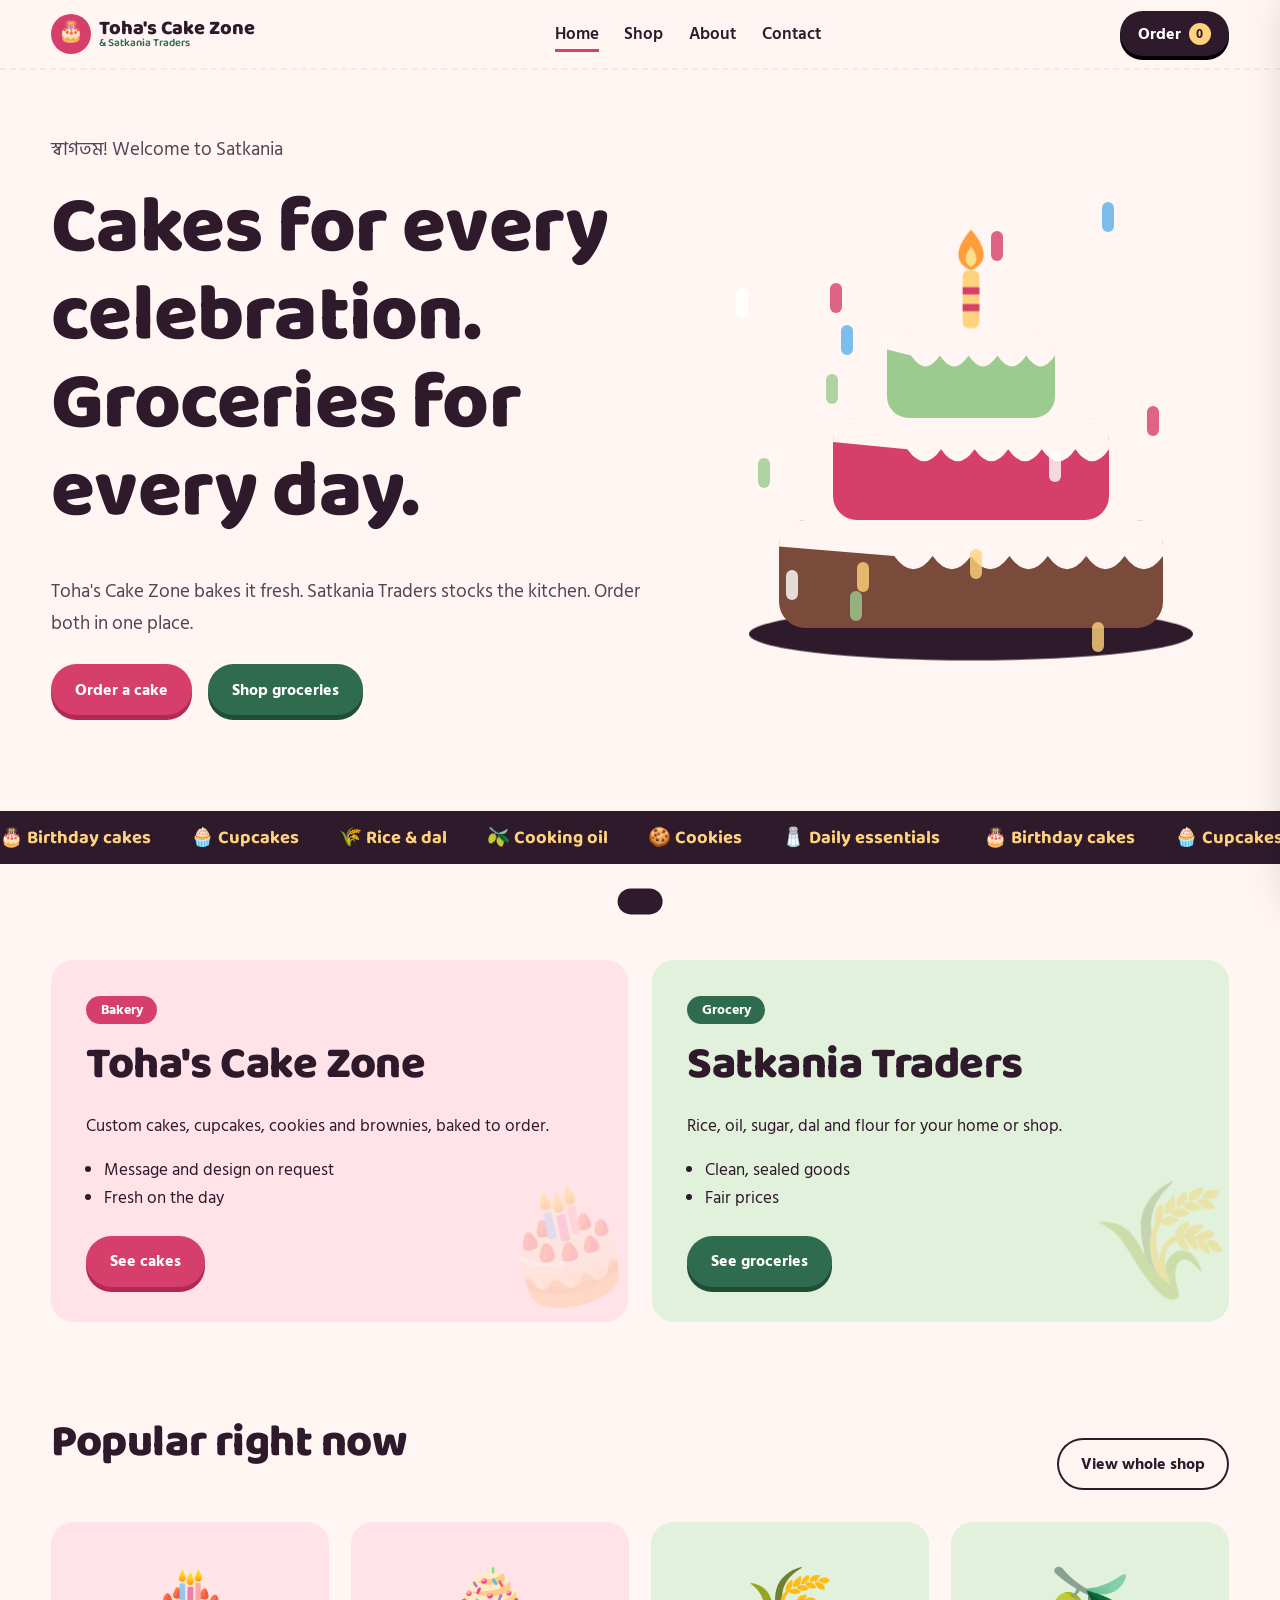
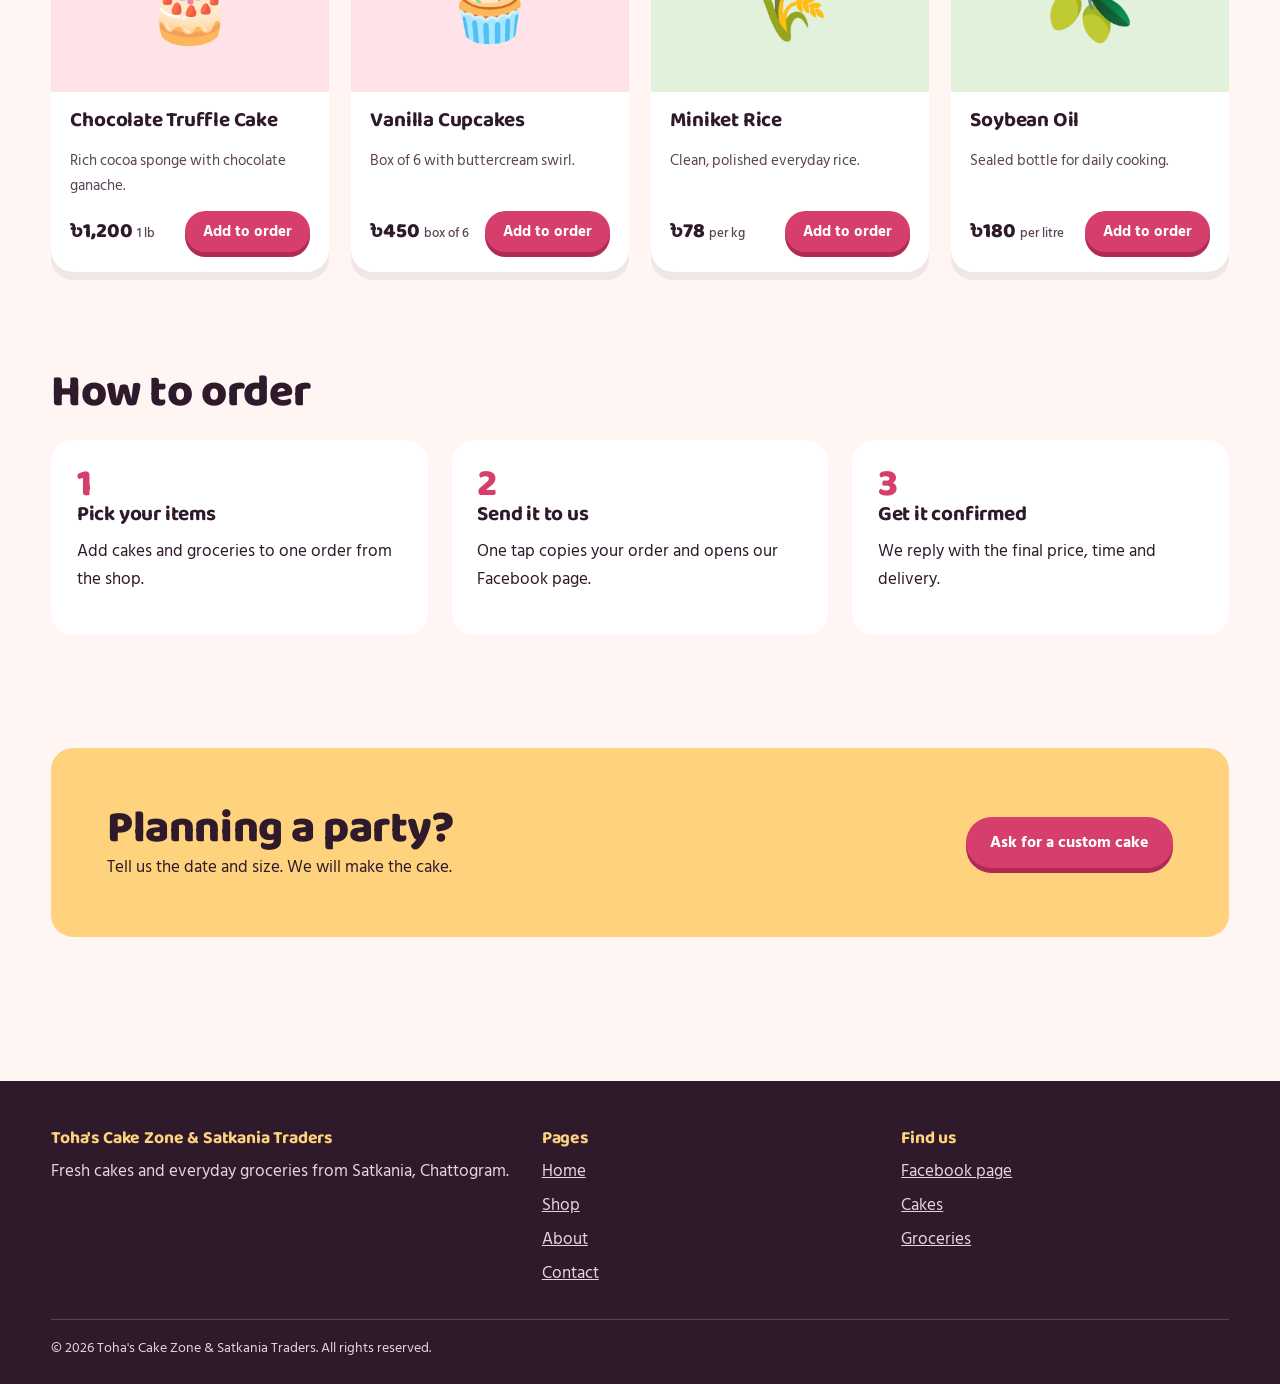
<file: index.html>
<!DOCTYPE html>
<html lang="en">
<head>
<meta charset="utf-8">
<meta name="viewport" content="width=device-width, initial-scale=1">
<title>Toha's Cake Zone & Satkania Traders | Fresh cakes and daily groceries</title>
<meta name="description" content="Fresh cakes from Toha's Cake Zone and everyday groceries from Satkania Traders, Chattogram.">
<link rel="preconnect" href="https://fonts.googleapis.com">
<link rel="preconnect" href="https://fonts.gstatic.com" crossorigin>
<link href="https://fonts.googleapis.com/css2?family=Baloo+2:wght@600;700;800&family=Hind+Siliguri:wght@400;500;600;700&display=swap" rel="stylesheet">
<link rel="stylesheet" href="assets/cs/style.css">
<link rel="stylesheet" href="assets/cs/responsive.css">
</head>
<body>
<header class="site-header"><div class="wrap nav">
  <a class="logo" href="index.html"><span class="logo-mark" aria-hidden="true">🎂</span><span>Toha's Cake Zone<small>& Satkania Traders</small></span></a>
  <ul class="nav-links" id="nav-links">
    <li><a href="index.html" aria-current="page">Home</a></li><li><a href="shop.html">Shop</a></li><li><a href="about.html">About</a></li><li><a href="contact.html">Contact</a></li>
  </ul>
  <div class="nav-actions">
    <a class="btn cart-btn" href="shop.html" data-open-cart>Order <span class="cart-count" aria-label="items in order">0</span></a>
    <button class="menu-btn" aria-label="Menu" aria-expanded="false" aria-controls="nav-links">☰</button>
  </div>
</div></header>

<main>
<section class="hero"><div class="wrap hero-grid">
  <div>
    <p class="lead">স্বাগতম! Welcome to Satkania</p>
    <h1><span>Cakes for every</span><span>celebration.</span><span>Groceries for every day.</span></h1>
    <p class="lead">Toha's Cake Zone bakes it fresh. Satkania Traders stocks the kitchen. Order both in one place.</p>
    <div class="hero-cta"><a class="btn" href="shop.html#cake">Order a cake</a><a class="btn green" href="shop.html#traders">Shop groceries</a></div>
  </div>
  <div class="cake-stage" role="img" aria-label="Animated three-tier cake with a candle">
<svg viewBox="0 0 400 420">
  <ellipse class="plate" cx="200" cy="385" rx="185" ry="22" fill="#2e1a2b" opacity=".12"/>
  <g class="tier t1"><rect x="40" y="290" width="320" height="90" rx="22" fill="#7a4a3a"/>
    <path d="M40 312q0-22 22-22h276q22 0 22 22v8q-16 22-32 0-16 22-32 0-16 22-32 0-16 22-32 0-16 22-32 0-16 22-32 0-16 22-32 0z" fill="#fff6f3"/></g>
  <g class="tier t2"><rect x="85" y="205" width="230" height="85" rx="20" fill="#d63f6c"/>
    <path d="M85 225q0-20 20-20h190q20 0 20 20v6q-14 20-28 0-14 20-28 0-14 20-28 0-14 20-28 0-14 20-28 0-14 20-28 0z" fill="#fff6f3"/></g>
  <g class="tier t3"><rect x="130" y="130" width="140" height="75" rx="18" fill="#9ccb8f"/>
    <path d="M130 148q0-18 18-18h104q18 0 18 18v5q-12 18-24 0-12 18-24 0-12 18-24 0-12 18-24 0-12 18-24 0z" fill="#fff6f3"/></g>
  <g class="topper"><rect x="193" y="82" width="14" height="48" rx="5" fill="#ffd27d"/>
    <rect x="193" y="96" width="14" height="6" fill="#d63f6c"/><rect x="193" y="110" width="14" height="6" fill="#d63f6c"/>
    <path class="flame" d="M200 48c14 16 14 28 0 34-14-6-14-18 0-34z" fill="#ff9d3c"/>
    <path class="flame" d="M200 62c6 8 6 14 0 17-6-3-6-9 0-17z" fill="#ffe08a"/></g>
</svg></div>
</div></section>

<div class="marquee" aria-hidden="true"><div class="marquee-track">
  <span>🎂 Birthday cakes</span><span>🧁 Cupcakes</span><span>🌾 Rice & dal</span><span>🫒 Cooking oil</span><span>🍪 Cookies</span><span>🧂 Daily essentials</span>
  <span>🎂 Birthday cakes</span><span>🧁 Cupcakes</span><span>🌾 Rice & dal</span><span>🫒 Cooking oil</span><span>🍪 Cookies</span><span>🧂 Daily essentials</span>
</div></div>

<section class="section"><div class="wrap">
  <div class="brands">
    <article class="brand-card cake reveal"><span class="big-emoji" aria-hidden="true">🎂</span>
      <span class="tag">Bakery</span><h2>Toha's Cake Zone</h2>
      <p>Custom cakes, cupcakes, cookies and brownies, baked to order.</p>
      <ul class="ticks"><li>Message and design on request</li><li>Fresh on the day</li></ul>
      <a class="btn" href="shop.html#cake">See cakes</a></article>
    <article class="brand-card traders reveal"><span class="big-emoji" aria-hidden="true">🌾</span>
      <span class="tag">Grocery</span><h2>Satkania Traders</h2>
      <p>Rice, oil, sugar, dal and flour for your home or shop.</p>
      <ul class="ticks"><li>Clean, sealed goods</li><li>Fair prices</li></ul>
      <a class="btn green" href="shop.html#traders">See groceries</a></article>
  </div>
</div></section>

<section class="section" style="padding-top:0"><div class="wrap">
  <div class="section-head"><h2>Popular right now</h2><a class="btn ghost" href="shop.html">View whole shop</a></div>
  <div class="product-grid" id="featured-grid"></div>
</div></section>

<section class="section" style="padding-top:0"><div class="wrap">
  <h2>How to order</h2>
  <ol class="steps">
    <li class="reveal"><h3>Pick your items</h3><p>Add cakes and groceries to one order from the shop.</p></li>
    <li class="reveal"><h3>Send it to us</h3><p>One tap copies your order and opens our Facebook page.</p></li>
    <li class="reveal"><h3>Get it confirmed</h3><p>We reply with the final price, time and delivery.</p></li>
  </ol>
</div></section>

<section class="section" style="padding-top:0"><div class="wrap"><div class="band reveal">
  <div><h2 style="margin:0">Planning a party?</h2><p style="margin:0">Tell us the date and size. We will make the cake.</p></div>
  <a class="btn" href="contact.html">Ask for a custom cake</a>
</div></div></section>
</main>
<footer class="site-footer"><div class="wrap">
  <div class="footer-grid">
    <div><h3>Toha's Cake Zone & Satkania Traders</h3><p>Fresh cakes and everyday groceries from Satkania, Chattogram.</p></div>
    <div><h3>Pages</h3><ul><li><a href="index.html">Home</a></li><li><a href="shop.html">Shop</a></li><li><a href="about.html">About</a></li><li><a href="contact.html">Contact</a></li></ul></div>
    <div><h3>Find us</h3><ul><li><a href="https://www.facebook.com/profile.php?id=61562022416678" target="_blank" rel="noopener">Facebook page</a></li><li><a href="shop.html#cake">Cakes</a></li><li><a href="shop.html#traders">Groceries</a></li></ul></div>
  </div>
  <div class="copy">© 2026 Toha's Cake Zone & Satkania Traders. All rights reserved.</div>
</div></footer>
<script src="assets/js/app.js"></script>
</body>
</html>
</file>
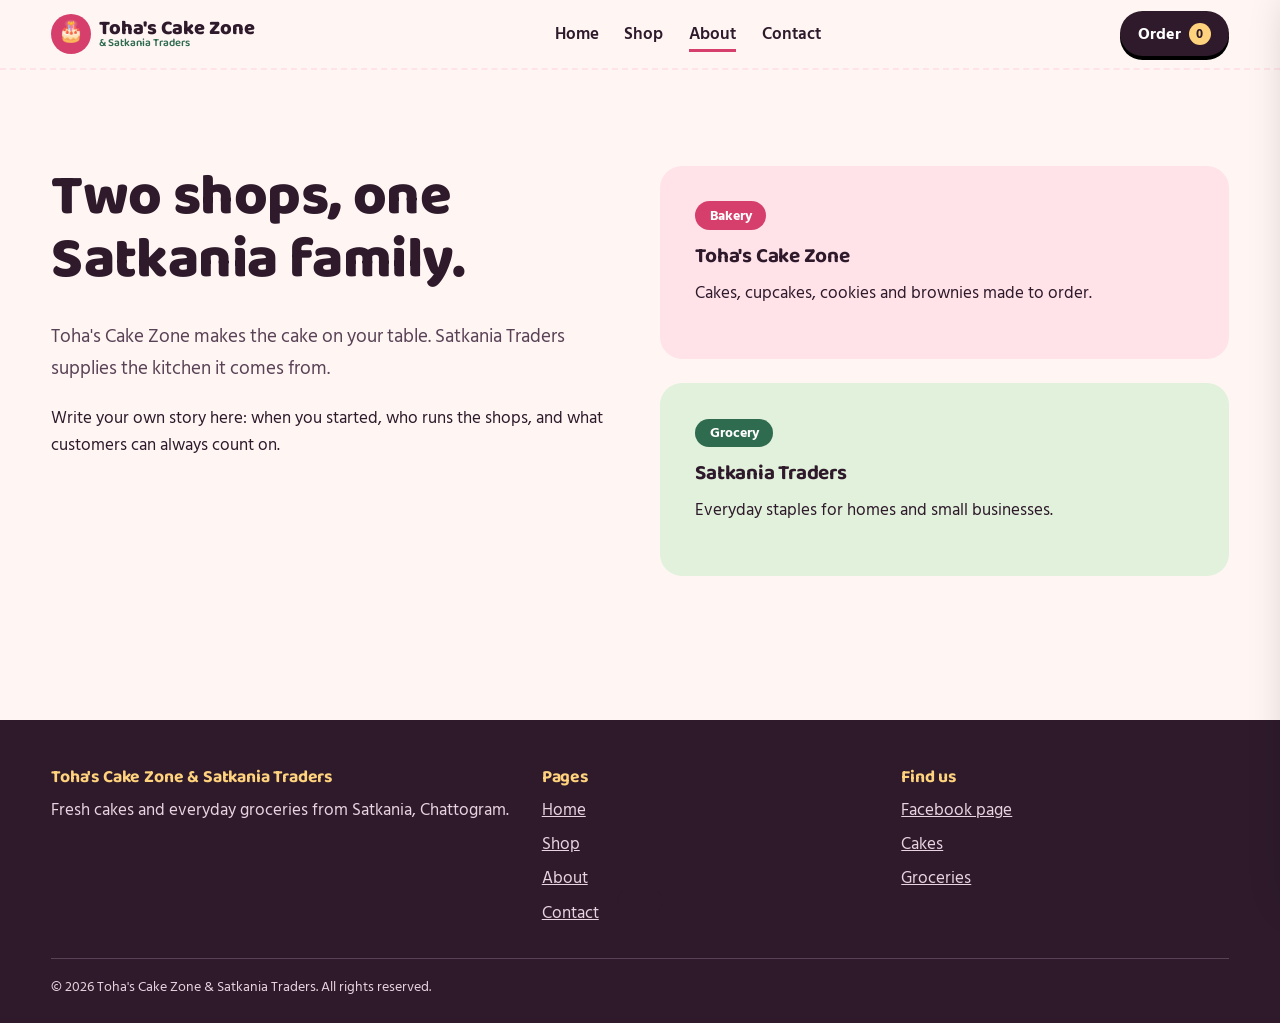
<file: about.html>
<!DOCTYPE html>
<html lang="en">
<head>
<meta charset="utf-8">
<meta name="viewport" content="width=device-width, initial-scale=1">
<title>About | Toha's Cake Zone & Satkania Traders</title>
<meta name="description" content="Two local businesses from Satkania, Chattogram.">
<link rel="preconnect" href="https://fonts.googleapis.com">
<link rel="preconnect" href="https://fonts.gstatic.com" crossorigin>
<link href="https://fonts.googleapis.com/css2?family=Baloo+2:wght@600;700;800&family=Hind+Siliguri:wght@400;500;600;700&display=swap" rel="stylesheet">
<link rel="stylesheet" href="assets/cs/style.css">
<link rel="stylesheet" href="assets/cs/responsive.css">
</head>
<body>
<header class="site-header"><div class="wrap nav">
  <a class="logo" href="index.html"><span class="logo-mark" aria-hidden="true">🎂</span><span>Toha's Cake Zone<small>& Satkania Traders</small></span></a>
  <ul class="nav-links" id="nav-links">
    <li><a href="index.html">Home</a></li><li><a href="shop.html">Shop</a></li><li><a href="about.html" aria-current="page">About</a></li><li><a href="contact.html">Contact</a></li>
  </ul>
  <div class="nav-actions">
    <a class="btn cart-btn" href="shop.html" data-open-cart>Order <span class="cart-count" aria-label="items in order">0</span></a>
    <button class="menu-btn" aria-label="Menu" aria-expanded="false" aria-controls="nav-links">☰</button>
  </div>
</div></header>

<main>
<section class="section"><div class="wrap two-col">
  <div><h1 style="font-size:clamp(2.2rem,5vw,3.6rem)">Two shops, one Satkania family.</h1>
    <p class="lead">Toha's Cake Zone makes the cake on your table. Satkania Traders supplies the kitchen it comes from.</p>
    <p>Write your own story here: when you started, who runs the shops, and what customers can always count on.</p></div>
  <div class="brands" style="grid-template-columns:1fr">
    <article class="brand-card cake"><span class="tag">Bakery</span><h3>Toha's Cake Zone</h3><p>Cakes, cupcakes, cookies and brownies made to order.</p></article>
    <article class="brand-card traders"><span class="tag">Grocery</span><h3>Satkania Traders</h3><p>Everyday staples for homes and small businesses.</p></article>
  </div>
</div></section>
</main>
<footer class="site-footer"><div class="wrap">
  <div class="footer-grid">
    <div><h3>Toha's Cake Zone & Satkania Traders</h3><p>Fresh cakes and everyday groceries from Satkania, Chattogram.</p></div>
    <div><h3>Pages</h3><ul><li><a href="index.html">Home</a></li><li><a href="shop.html">Shop</a></li><li><a href="about.html">About</a></li><li><a href="contact.html">Contact</a></li></ul></div>
    <div><h3>Find us</h3><ul><li><a href="https://www.facebook.com/profile.php?id=61562022416678" target="_blank" rel="noopener">Facebook page</a></li><li><a href="shop.html#cake">Cakes</a></li><li><a href="shop.html#traders">Groceries</a></li></ul></div>
  </div>
  <div class="copy">© 2026 Toha's Cake Zone & Satkania Traders. All rights reserved.</div>
</div></footer>
<script src="assets/js/app.js"></script>
</body>
</html>
</file>
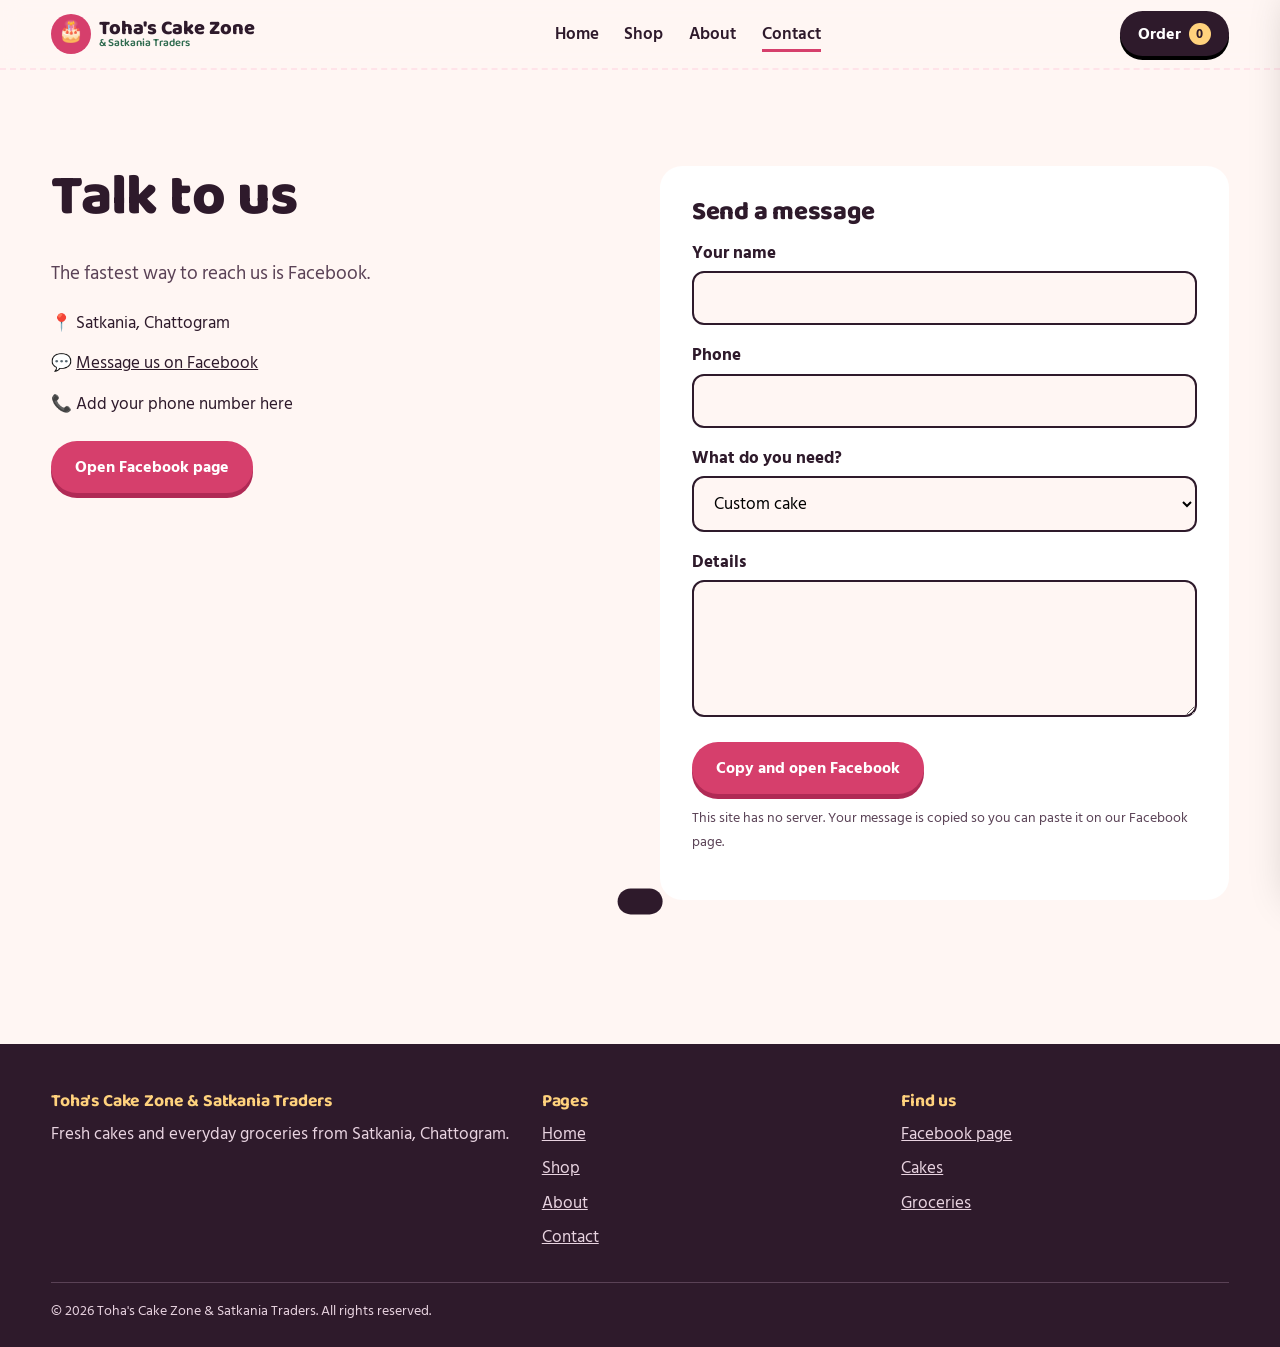
<file: contact.html>
<!DOCTYPE html>
<html lang="en">
<head>
<meta charset="utf-8">
<meta name="viewport" content="width=device-width, initial-scale=1">
<title>Contact | Toha's Cake Zone & Satkania Traders</title>
<meta name="description" content="Message us for custom cakes and bulk grocery orders.">
<link rel="preconnect" href="https://fonts.googleapis.com">
<link rel="preconnect" href="https://fonts.gstatic.com" crossorigin>
<link href="https://fonts.googleapis.com/css2?family=Baloo+2:wght@600;700;800&family=Hind+Siliguri:wght@400;500;600;700&display=swap" rel="stylesheet">
<link rel="stylesheet" href="assets/cs/style.css">
<link rel="stylesheet" href="assets/cs/responsive.css">
</head>
<body>
<header class="site-header"><div class="wrap nav">
  <a class="logo" href="index.html"><span class="logo-mark" aria-hidden="true">🎂</span><span>Toha's Cake Zone<small>& Satkania Traders</small></span></a>
  <ul class="nav-links" id="nav-links">
    <li><a href="index.html">Home</a></li><li><a href="shop.html">Shop</a></li><li><a href="about.html">About</a></li><li><a href="contact.html" aria-current="page">Contact</a></li>
  </ul>
  <div class="nav-actions">
    <a class="btn cart-btn" href="shop.html" data-open-cart>Order <span class="cart-count" aria-label="items in order">0</span></a>
    <button class="menu-btn" aria-label="Menu" aria-expanded="false" aria-controls="nav-links">☰</button>
  </div>
</div></header>

<main>
<section class="section"><div class="wrap two-col">
  <div><h1 style="font-size:clamp(2.2rem,5vw,3.6rem)">Talk to us</h1>
    <p class="lead">The fastest way to reach us is Facebook.</p>
    <ul class="contact-list">
      <li>📍 Satkania, Chattogram</li>
      <li>💬 <a href="https://www.facebook.com/profile.php?id=61562022416678" target="_blank" rel="noopener">Message us on Facebook</a></li>
      <li>📞 Add your phone number here</li>
    </ul>
    <a class="btn" href="https://www.facebook.com/profile.php?id=61562022416678" target="_blank" rel="noopener">Open Facebook page</a></div>
  <form class="panel" id="contact-form">
    <h2 style="font-size:1.6rem">Send a message</h2>
    <label for="name">Your name</label><input id="name" name="name" required>
    <label for="phone">Phone</label><input id="phone" name="phone" type="tel" required>
    <label for="topic">What do you need?</label>
    <select id="topic" name="topic"><option>Custom cake</option><option>Grocery order</option><option>Bulk order</option><option>Other</option></select>
    <label for="message">Details</label><textarea id="message" name="message" rows="4" required></textarea>
    <button class="btn" type="submit">Copy and open Facebook</button>
    <p class="note" style="margin-top:.8rem">This site has no server. Your message is copied so you can paste it on our Facebook page.</p>
  </form>
</div></section>
</main>
<footer class="site-footer"><div class="wrap">
  <div class="footer-grid">
    <div><h3>Toha's Cake Zone & Satkania Traders</h3><p>Fresh cakes and everyday groceries from Satkania, Chattogram.</p></div>
    <div><h3>Pages</h3><ul><li><a href="index.html">Home</a></li><li><a href="shop.html">Shop</a></li><li><a href="about.html">About</a></li><li><a href="contact.html">Contact</a></li></ul></div>
    <div><h3>Find us</h3><ul><li><a href="https://www.facebook.com/profile.php?id=61562022416678" target="_blank" rel="noopener">Facebook page</a></li><li><a href="shop.html#cake">Cakes</a></li><li><a href="shop.html#traders">Groceries</a></li></ul></div>
  </div>
  <div class="copy">© 2026 Toha's Cake Zone & Satkania Traders. All rights reserved.</div>
</div></footer>
<script src="assets/js/app.js"></script>
</body>
</html>
</file>
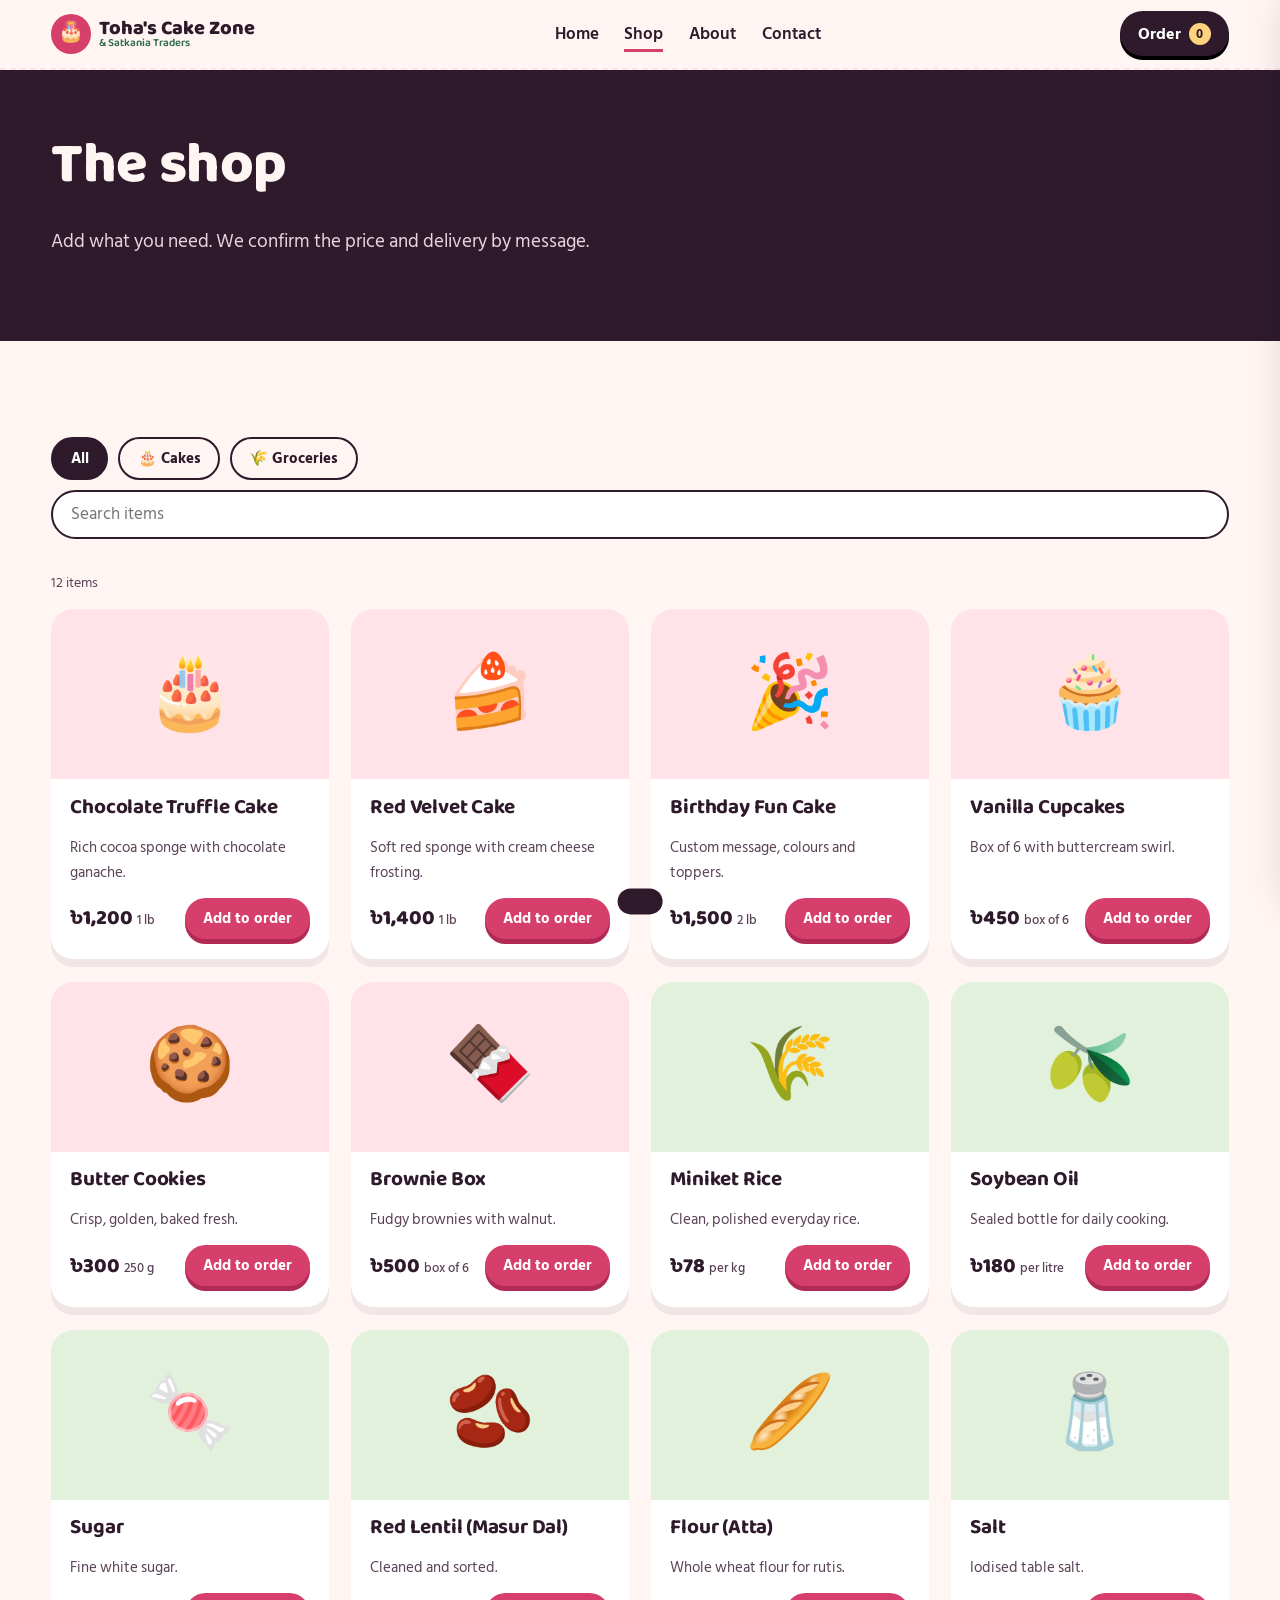
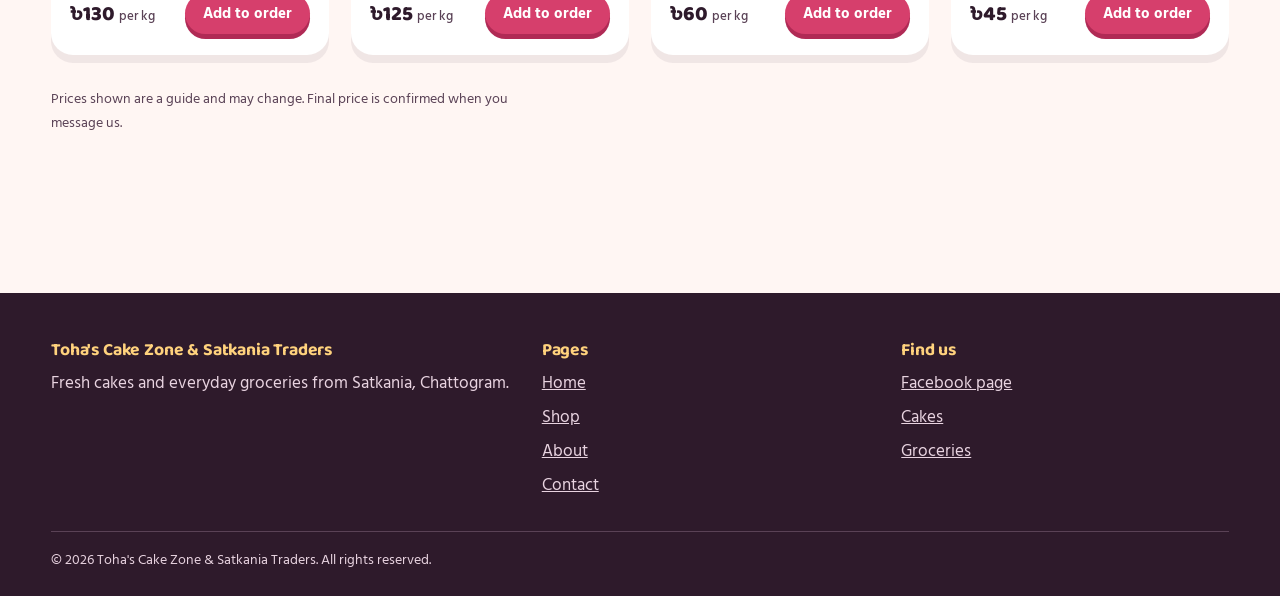
<file: shop.html>
<!DOCTYPE html>
<html lang="en">
<head>
<meta charset="utf-8">
<meta name="viewport" content="width=device-width, initial-scale=1">
<title>Shop | Toha's Cake Zone & Satkania Traders</title>
<meta name="description" content="Browse cakes and groceries and send your order on Facebook.">
<link rel="preconnect" href="https://fonts.googleapis.com">
<link rel="preconnect" href="https://fonts.gstatic.com" crossorigin>
<link href="https://fonts.googleapis.com/css2?family=Baloo+2:wght@600;700;800&family=Hind+Siliguri:wght@400;500;600;700&display=swap" rel="stylesheet">
<link rel="stylesheet" href="assets/cs/style.css">
<link rel="stylesheet" href="assets/cs/responsive.css">
</head>
<body>
<header class="site-header"><div class="wrap nav">
  <a class="logo" href="index.html"><span class="logo-mark" aria-hidden="true">🎂</span><span>Toha's Cake Zone<small>& Satkania Traders</small></span></a>
  <ul class="nav-links" id="nav-links">
    <li><a href="index.html">Home</a></li><li><a href="shop.html" aria-current="page">Shop</a></li><li><a href="about.html">About</a></li><li><a href="contact.html">Contact</a></li>
  </ul>
  <div class="nav-actions">
    <a class="btn cart-btn" href="shop.html" data-open-cart>Order <span class="cart-count" aria-label="items in order">0</span></a>
    <button class="menu-btn" aria-label="Menu" aria-expanded="false" aria-controls="nav-links">☰</button>
  </div>
</div></header>

<main>
<section class="shop-hero"><div class="wrap">
  <h1 style="font-size:clamp(2.2rem,5vw,3.6rem)">The shop</h1>
  <p class="lead">Add what you need. We confirm the price and delivery by message.</p>
</div></section>
<section class="section"><div class="wrap">
  <div class="filters" role="group" aria-label="Filter by shop">
    <button class="chip" data-brand="all" aria-pressed="true">All</button>
    <button class="chip" data-brand="cake" aria-pressed="false">🎂 Cakes</button>
    <button class="chip" data-brand="traders" aria-pressed="false">🌾 Groceries</button>
    <input id="search" class="search" type="search" placeholder="Search items" aria-label="Search items" style="margin-bottom:0">
  </div>
  <p class="note" id="result-count" aria-live="polite"></p>
  <div class="product-grid" id="shop-grid"></div>
  <p class="note" style="margin-top:2rem">Prices shown are a guide and may change. Final price is confirmed when you message us.</p>
</div></section>
</main>
<footer class="site-footer"><div class="wrap">
  <div class="footer-grid">
    <div><h3>Toha's Cake Zone & Satkania Traders</h3><p>Fresh cakes and everyday groceries from Satkania, Chattogram.</p></div>
    <div><h3>Pages</h3><ul><li><a href="index.html">Home</a></li><li><a href="shop.html">Shop</a></li><li><a href="about.html">About</a></li><li><a href="contact.html">Contact</a></li></ul></div>
    <div><h3>Find us</h3><ul><li><a href="https://www.facebook.com/profile.php?id=61562022416678" target="_blank" rel="noopener">Facebook page</a></li><li><a href="shop.html#cake">Cakes</a></li><li><a href="shop.html#traders">Groceries</a></li></ul></div>
  </div>
  <div class="copy">© 2026 Toha's Cake Zone & Satkania Traders. All rights reserved.</div>
</div></footer>
<script src="assets/js/app.js"></script>
</body>
</html>
</file>
<file: assets/cs/style.css>
:root{
  --plum:#2e1a2b; --plum-soft:#5a4256;
  --berry:#d63f6c; --berry-dark:#b02a55;
  --pistachio:#9ccb8f; --leaf:#2f6b4f; --leaf-dark:#1f4d38;
  --butter:#ffd27d; --frost:#fff6f3; --blush:#ffe3e9; --white:#fff;
  --radius:22px; --radius-s:12px;
  --font-display:"Baloo 2","Hind Siliguri",system-ui,sans-serif;
  --font-body:"Hind Siliguri","Segoe UI",system-ui,sans-serif;
}
*,*::before,*::after{box-sizing:border-box}
html{scroll-behavior:smooth}
body{margin:0;font-family:var(--font-body);color:var(--plum);background:var(--frost);line-height:1.65;font-size:1.05rem}
img,svg{max-width:100%;display:block}
a{color:inherit}
h1,h2,h3{font-family:var(--font-display);line-height:1.1;margin:0 0 .5em;letter-spacing:-.01em}
h1{font-size:clamp(2.6rem,7vw,5rem);font-weight:800}
h2{font-size:clamp(1.8rem,4vw,2.8rem);font-weight:800}
h3{font-size:1.3rem;font-weight:700}
p{margin:0 0 1em;max-width:62ch}
:focus-visible{outline:3px solid var(--berry);outline-offset:3px;border-radius:6px}
.wrap{width:min(1180px,92%);margin-inline:auto}
.section{padding:clamp(3rem,8vw,6rem) 0}
.lead{font-size:1.2rem;color:var(--plum-soft)}

/* header */
.site-header{position:sticky;top:0;z-index:50;background:rgba(255,246,243,.92);backdrop-filter:blur(10px);border-bottom:2px dashed var(--blush)}
.nav{display:flex;align-items:center;justify-content:space-between;gap:1rem;padding:.7rem 0}
.logo{font-family:var(--font-display);font-weight:800;font-size:1.25rem;text-decoration:none;display:flex;align-items:center;gap:.5rem;line-height:1}
.logo small{display:block;font-size:.7rem;font-weight:600;color:var(--leaf)}
.logo-mark{width:40px;height:40px;border-radius:50%;background:var(--berry);display:grid;place-items:center;font-size:1.3rem}
.nav-links{display:flex;gap:1.6rem;list-style:none;margin:0;padding:0;font-weight:600}
.nav-links a{text-decoration:none;padding:.3rem 0;background:linear-gradient(var(--berry),var(--berry)) 0 100%/0 3px no-repeat;transition:background-size .25s}
.nav-links a:hover,.nav-links a[aria-current="page"]{background-size:100% 3px}
.nav-actions{display:flex;gap:.6rem;align-items:center}
.menu-btn{display:none}

/* buttons */
.btn{display:inline-flex;align-items:center;gap:.5rem;border:0;cursor:pointer;font:700 1rem var(--font-body);padding:.8rem 1.5rem;border-radius:999px;background:var(--berry);color:#fff;text-decoration:none;transition:transform .2s,background .2s;box-shadow:0 5px 0 var(--berry-dark)}
.btn:hover{transform:translateY(-2px)}
.btn:active{transform:translateY(3px);box-shadow:0 2px 0 var(--berry-dark)}
.btn.green{background:var(--leaf);box-shadow:0 5px 0 var(--leaf-dark)}
.btn.ghost{background:transparent;color:var(--plum);box-shadow:inset 0 0 0 2px var(--plum)}
.cart-btn{position:relative;background:var(--plum);box-shadow:0 4px 0 #000;padding:.6rem 1.1rem}
.cart-count{background:var(--butter);color:var(--plum);border-radius:999px;min-width:1.4rem;height:1.4rem;display:grid;place-items:center;font-size:.8rem}
.cart-count.pop{animation:pop .35s}

/* hero */
.hero{padding:clamp(2rem,6vw,4rem) 0 clamp(3rem,8vw,6rem);overflow:hidden;position:relative}
.hero-grid{display:grid;grid-template-columns:1.1fr .9fr;gap:2rem;align-items:center}
.hero h1 span{display:block}
.hero-cta{display:flex;gap:1rem;flex-wrap:wrap;margin-top:1.5rem}
.cake-stage{position:relative;aspect-ratio:1/1.05;max-width:480px;margin-inline:auto;width:100%}
.cake-stage svg{width:100%;height:100%;overflow:visible}
.tier{transform-box:fill-box;transform-origin:center bottom;animation:drop .8s cubic-bezier(.3,1.5,.5,1) both}
.tier.t1{animation-delay:.1s}.tier.t2{animation-delay:.55s}.tier.t3{animation-delay:1s}
.topper{animation:drop .6s ease-out 1.5s both}
.flame{transform-box:fill-box;transform-origin:center bottom;animation:flicker 1.1s ease-in-out 2s infinite alternate}
.sprinkle{position:absolute;width:12px;height:30px;border-radius:8px;animation:float 6s ease-in-out infinite}
.plate{animation:fade .6s ease both}

/* brands */
.brands{display:grid;grid-template-columns:1fr 1fr;gap:1.5rem}
.brand-card{border-radius:var(--radius);padding:2.2rem;position:relative;overflow:hidden;transition:transform .3s}
.brand-card:hover{transform:rotate(-.6deg) translateY(-4px)}
.brand-card.cake{background:var(--blush)}
.brand-card.traders{background:#e1f1db}
.brand-card .big-emoji{position:absolute;right:-.5rem;bottom:-1rem;font-size:7rem;opacity:.25;transform:rotate(-12deg)}
.brand-card.traders .tag{background:var(--leaf)}
.tag{display:inline-block;background:var(--berry);color:#fff;border-radius:999px;padding:.15rem .9rem;font-weight:700;font-size:.9rem;margin-bottom:1rem}
.ticks{padding-left:1.1rem;margin:0 0 1.5rem}

/* products */
.section-head{display:flex;justify-content:space-between;align-items:end;gap:1rem;flex-wrap:wrap;margin-bottom:2rem}
.product-grid{display:grid;grid-template-columns:repeat(auto-fill,minmax(240px,1fr));gap:1.4rem}
.product{background:#fff;border-radius:var(--radius);overflow:hidden;display:flex;flex-direction:column;box-shadow:0 8px 0 rgba(46,26,43,.07);transition:transform .25s,box-shadow .25s}
.product:hover{transform:translateY(-6px);box-shadow:0 14px 0 rgba(46,26,43,.09)}
.product-art{height:170px;display:grid;place-items:center;font-size:4.5rem;position:relative}
.product.cake .product-art{background:var(--blush)}
.product.traders .product-art{background:#e1f1db}
.product-art span{display:inline-block;transition:transform .35s cubic-bezier(.3,1.6,.5,1)}
.product:hover .product-art span{transform:scale(1.2) rotate(-8deg)}
.product-body{padding:1.1rem 1.2rem 1.3rem;display:flex;flex-direction:column;gap:.3rem;flex:1}
.product-body p{font-size:.95rem;color:var(--plum-soft);margin:0 0 .5rem}
.product-foot{margin-top:auto;display:flex;justify-content:space-between;align-items:center;gap:.5rem}
.price{font:800 1.3rem var(--font-display)}
.price small{font:500 .8rem var(--font-body);color:var(--plum-soft)}
.add-btn{padding:.5rem 1.1rem;font-size:.95rem}
.add-btn.added{background:var(--leaf);box-shadow:0 5px 0 var(--leaf-dark)}

/* shop controls */
.shop-hero{background:var(--plum);color:var(--frost);padding:clamp(2.5rem,6vw,4rem) 0}
.shop-hero .lead{color:#e8d3e0}
.filters{display:flex;gap:.6rem;flex-wrap:wrap;align-items:center;margin-bottom:2rem}
.chip{border:2px solid var(--plum);background:transparent;color:var(--plum);font:700 .95rem var(--font-body);padding:.45rem 1.1rem;border-radius:999px;cursor:pointer;transition:background .2s,color .2s}
.chip[aria-pressed="true"]{background:var(--plum);color:#fff}
.search{margin-left:auto;padding:.55rem 1.1rem;border-radius:999px;border:2px solid var(--plum);font:inherit;min-width:220px;background:#fff}
.empty{padding:3rem;text-align:center;background:#fff;border-radius:var(--radius)}

/* steps / band */
.steps{display:grid;grid-template-columns:repeat(3,1fr);gap:1.5rem;counter-reset:s;padding:0;list-style:none}
.steps li{counter-increment:s;background:#fff;border-radius:var(--radius);padding:1.6rem;position:relative}
.steps li::before{content:counter(s);font:800 2.4rem var(--font-display);color:var(--berry);display:block;line-height:1}
.band{background:var(--butter);border-radius:var(--radius);padding:clamp(2rem,5vw,3.5rem);display:flex;justify-content:space-between;align-items:center;gap:1.5rem;flex-wrap:wrap}
.marquee{overflow:hidden;background:var(--plum);color:var(--butter);padding:.7rem 0;font:700 1.15rem var(--font-display);white-space:nowrap}
.marquee-track{display:inline-block;animation:scroll 28s linear infinite}
.marquee-track span{margin-right:2.5rem}

/* about + contact */
.two-col{display:grid;grid-template-columns:1fr 1fr;gap:2.5rem;align-items:start}
.panel{background:#fff;border-radius:var(--radius);padding:2rem}
.contact-list{list-style:none;padding:0;margin:0 0 1.5rem;display:grid;gap:.8rem}
label{display:block;font-weight:700;margin-bottom:.3rem}
input,textarea,select{width:100%;font:inherit;padding:.7rem 1rem;border:2px solid var(--plum);border-radius:var(--radius-s);background:var(--frost);margin-bottom:1rem}
.note{font-size:.9rem;color:var(--plum-soft)}

/* cart drawer */
.drawer-bg{position:fixed;inset:0;background:rgba(46,26,43,.5);opacity:0;pointer-events:none;transition:opacity .3s;z-index:90}
.drawer{position:fixed;top:0;right:0;height:100%;width:min(420px,100%);background:var(--frost);z-index:100;transform:translateX(105%);transition:transform .35s cubic-bezier(.3,.9,.3,1);display:flex;flex-direction:column;box-shadow:-10px 0 40px rgba(0,0,0,.2)}
body.cart-open .drawer{transform:none}
body.cart-open .drawer-bg{opacity:1;pointer-events:auto}
.drawer header{display:flex;justify-content:space-between;align-items:center;padding:1.2rem 1.4rem;border-bottom:2px dashed var(--blush)}
.drawer header h2{margin:0;font-size:1.5rem}
.drawer-body{flex:1;overflow:auto;padding:1rem 1.4rem}
.cart-row{display:grid;grid-template-columns:auto 1fr auto;gap:.8rem;align-items:center;padding:.7rem 0;border-bottom:1px solid var(--blush)}
.cart-row .em{font-size:2rem}
.qty{display:flex;align-items:center;gap:.4rem}
.qty button{width:28px;height:28px;border-radius:50%;border:2px solid var(--plum);background:#fff;cursor:pointer;font-weight:800}
.drawer footer{padding:1.2rem 1.4rem;border-top:2px dashed var(--blush);background:#fff}
.total{display:flex;justify-content:space-between;font:800 1.3rem var(--font-display);margin-bottom:.8rem}
.icon-btn{border:0;background:transparent;font-size:1.6rem;cursor:pointer;color:var(--plum)}
.toast{position:fixed;left:50%;bottom:1.5rem;transform:translate(-50%,150%);background:var(--plum);color:#fff;padding:.8rem 1.4rem;border-radius:999px;z-index:120;transition:transform .35s}
.toast.show{transform:translate(-50%,0)}

/* footer */
.site-footer{background:var(--plum);color:#e8d3e0;padding:3rem 0 1.5rem;margin-top:3rem}
.footer-grid{display:grid;grid-template-columns:1.4fr 1fr 1fr;gap:2rem}
.site-footer h3{color:var(--butter);font-size:1.1rem}
.site-footer ul{list-style:none;padding:0;margin:0;display:grid;gap:.4rem}
.copy{border-top:1px solid #5a4256;margin-top:2rem;padding-top:1rem;font-size:.9rem}

/* animations */
@keyframes drop{from{transform:translateY(-120px) scaleY(1.25);opacity:0}to{transform:none;opacity:1}}
@keyframes flicker{from{transform:scale(1) rotate(-3deg)}to{transform:scale(1.12,.92) rotate(3deg)}}
@keyframes float{0%,100%{transform:translateY(0) rotate(var(--r,0deg))}50%{transform:translateY(-18px) rotate(calc(var(--r,0deg) + 25deg))}}
@keyframes pop{50%{transform:scale(1.5)}}
@keyframes fade{from{opacity:0}to{opacity:1}}
@keyframes scroll{to{transform:translateX(-50%)}}
.reveal{opacity:0;transform:translateY(24px);transition:opacity .6s,transform .6s}
.reveal.in{opacity:1;transform:none}
@media (prefers-reduced-motion:reduce){
  *,*::before,*::after{animation:none!important;transition:none!important;scroll-behavior:auto!important}
  .reveal{opacity:1;transform:none}
}
</file>
<file: assets/cs/responsive.css>
@media (max-width:900px){
  .hero-grid,.two-col,.brands,.footer-grid{grid-template-columns:1fr}
  .steps{grid-template-columns:1fr}
  .cake-stage{max-width:360px}
  .search{margin-left:0;width:100%}
}
@media (max-width:760px){
  .menu-btn{display:inline-grid;place-items:center;width:44px;height:44px;border-radius:12px;border:2px solid var(--plum);background:transparent;font-size:1.4rem;cursor:pointer}
  .nav-links{position:absolute;top:100%;left:0;right:0;background:var(--frost);flex-direction:column;gap:0;padding:.5rem 4%;border-bottom:2px dashed var(--blush);display:none}
  .nav-links.open{display:flex}
  .nav-links a{display:block;padding:.8rem 0}
  .logo small{display:none}
}
@media (max-width:480px){
  body{font-size:1rem}
  .product-grid{grid-template-columns:1fr 1fr;gap:.8rem}
  .product-art{height:120px;font-size:3.2rem}
  .product-body{padding:.8rem}
  .product-foot{flex-direction:column;align-items:stretch}
  .add-btn{width:100%;justify-content:center}
  .hero-cta .btn{width:100%;justify-content:center}
  .brand-card{padding:1.5rem}
}
</file>
